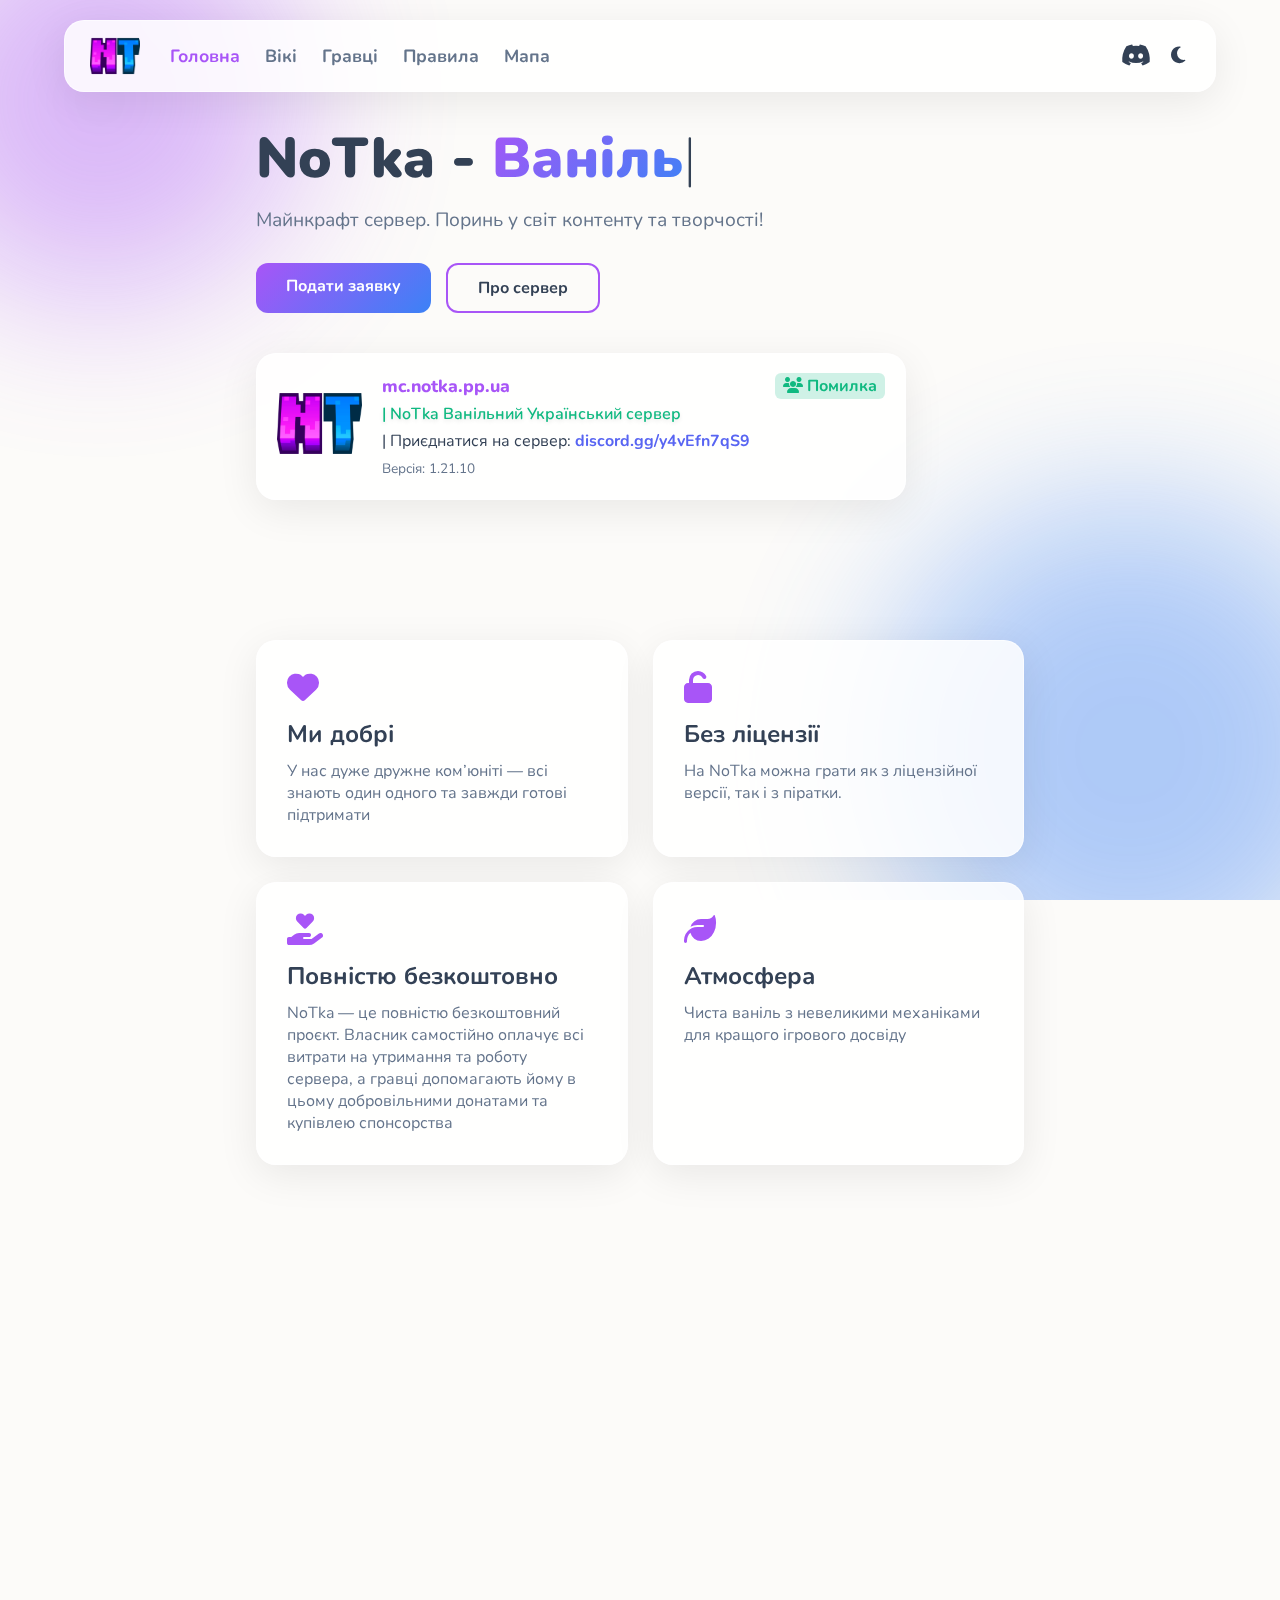
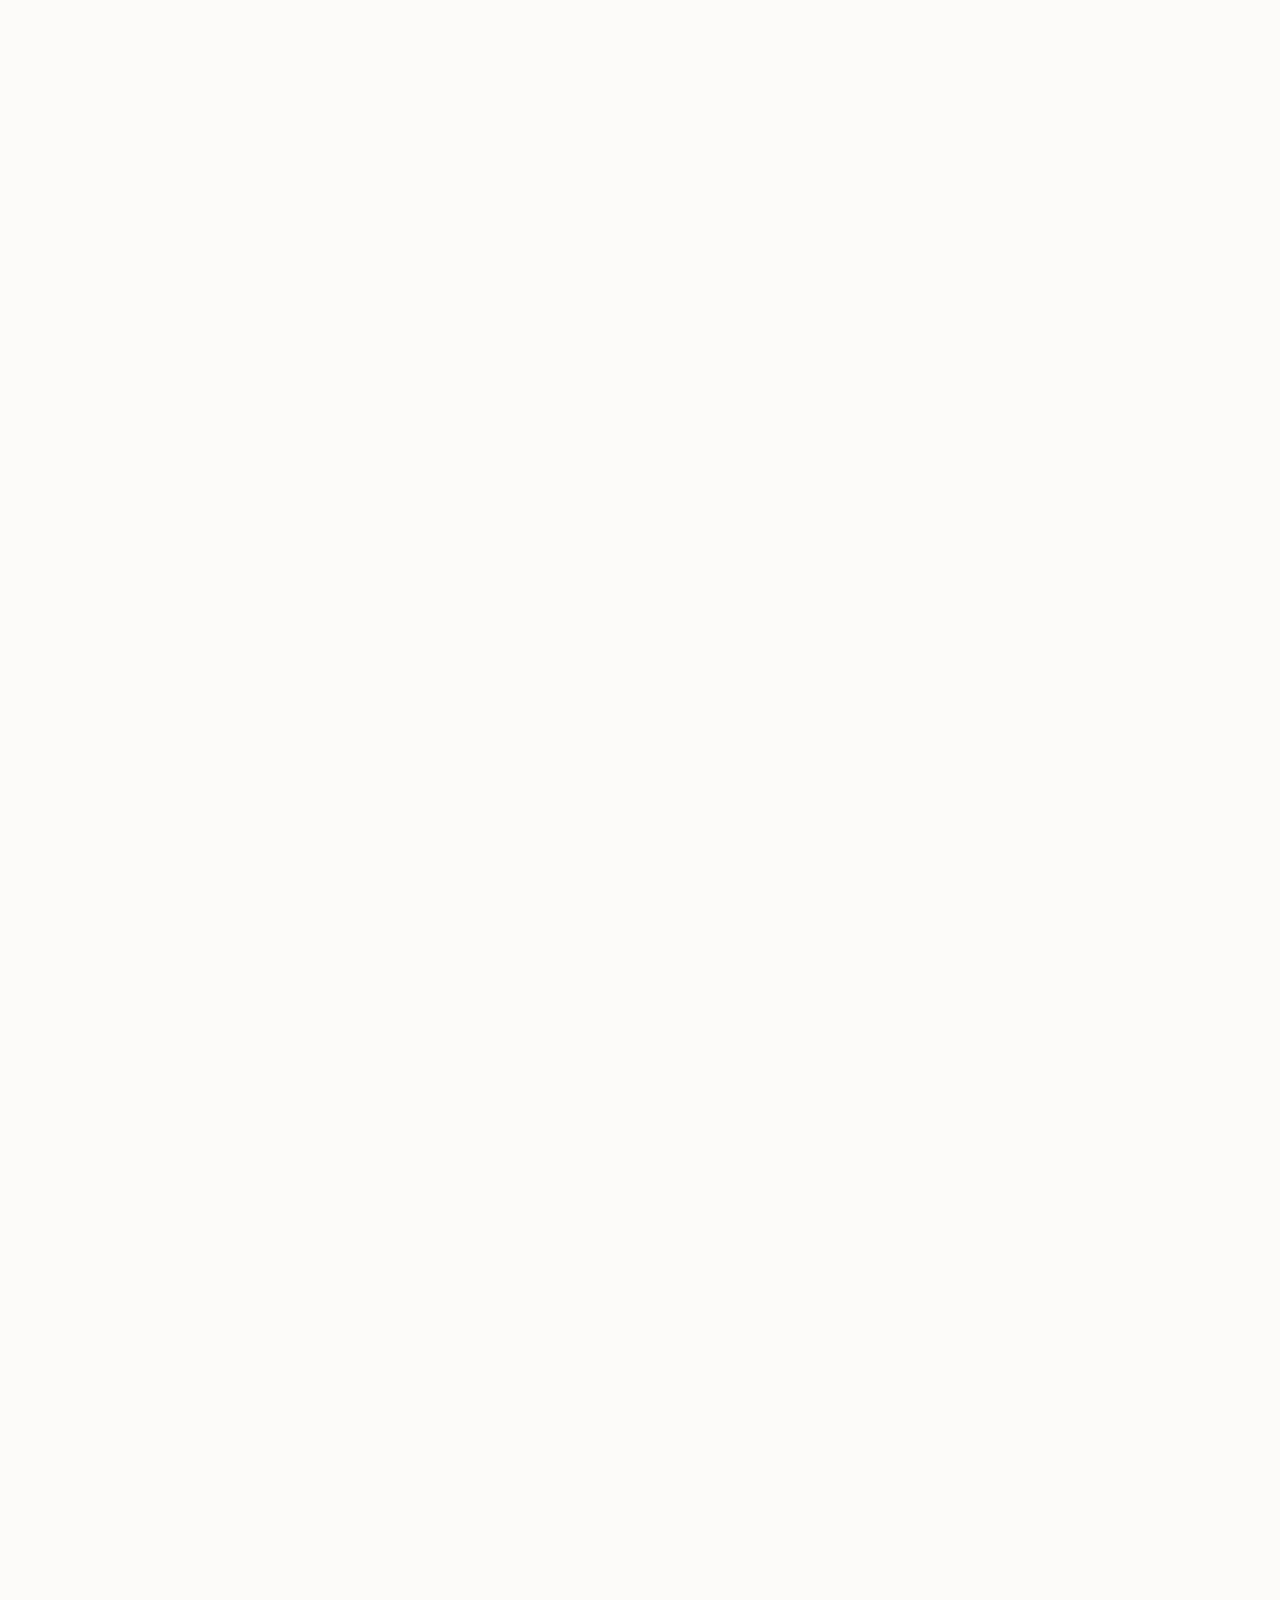
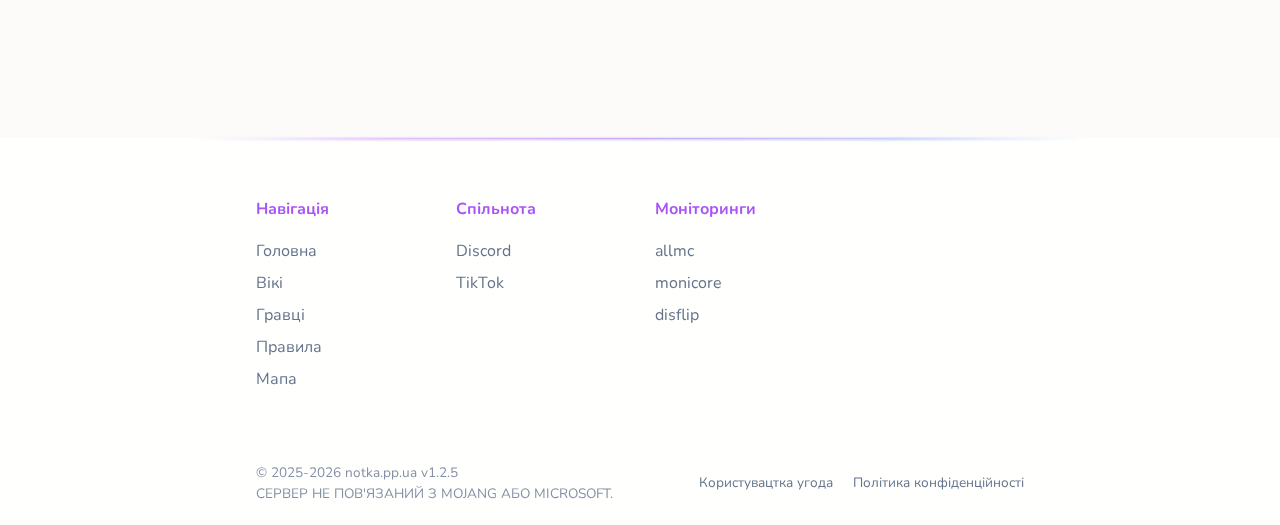
<file: index.html>
<!doctype html>
<html lang="uk">
  <head>
    <meta charset="UTF-8" />
    <meta name="viewport" content="width=device-width, initial-scale=1.0" />
    <title>NoTka │ Головна</title>

    <meta
      name="description"
      content="NoTka — унікальний український Vanilla+ сервер з творчим та дружнім ком'юніті. У нас немає приватів, є власний сайт, мапа та своя історія, а найголовніше — це наші гравці"
    />

    <meta property="og:title" content="NoTka │ Головна" />
    <meta
      property="og:description"
      content="NoTka — унікальний український Vanilla+ сервер з творчим та дружнім ком'юніті. У нас немає приватів, є власний сайт, мапа та своя історія, а найголовніше — це наші гравці"
    />
    <meta property="og:type" content="website" />
    <meta property="og:image" content="/img/og_main_image.jpg" />
    <meta property="og:image:width" content="1200" />
    <meta property="og:image:height" content="630" />
    <meta property="og:image:type" content="image/jpeg" />
    <meta property="og:site_name" content="NoTka" />
    <meta property="og:locale" content="uk_UA" />

    <link
      rel="apple-touch-icon"
      sizes="180x180"
      href="/favicons/apple-touch-icon.png"
    />
    <link
      rel="icon"
      type="image/png"
      sizes="96x96"
      href="/favicons/favicon-96x96.png"
    />
    <link rel="manifest" href="/favicons/site.webmanifest" />
    <link rel="mask-icon" href="/favicons/favicon.svg" color="#5bbad5" />
    <link rel="shortcut icon" href="/favicons/favicon.ico" />
    <meta name="msapplication-TileColor" content="#a855f7" />
    <meta name="theme-color" content="#ffffff" />

    <script>
      if (
        localStorage.getItem("theme") === "dark" ||
        (!localStorage.getItem("theme") &&
          window.matchMedia("(prefers-color-scheme: dark)").matches)
      ) {
        document.documentElement.setAttribute("data-theme", "dark");
      }
    </script>

    <link rel="preconnect" href="https://fonts.googleapis.com" />
    <link rel="preconnect" href="https://fonts.gstatic.com" crossorigin />
    <link
      href="https://fonts.googleapis.com/css2?family=Nunito:wght@400;600;700;800;900&display=swap"
      rel="stylesheet"
    />
    <link
      rel="stylesheet"
      href="https://cdnjs.cloudflare.com/ajax/libs/font-awesome/6.4.0/css/all.min.css"
    />

    <link rel="stylesheet" href="/css/style.css" />
  </head>
  <body>
    <div class="mobile-menu-overlay" id="mobile-menu"></div>
    <div class="background-container">
      <div class="orb orb-1"></div>
      <div class="orb orb-2"></div>
      <div id="floating-icons-container"></div>
    </div>

    <nav class="nav-island" id="navbar"></nav>

    <header class="hero-section">
      <div class="hero-content">
        <h1 class="hero-title">
          NoTka - <span class="typing-text"></span><span class="cursor">|</span>
        </h1>
        <p class="hero-subtitle">
          Майнкрафт сервер. Поринь у світ контенту та творчості!
        </p>

        <div class="hero-buttons">
          <a
            href="https://discord.gg/y4vEfn7qS9"
            class="btn btn-primary"
            target="_blank"
            >Подати заявку</a
          >
          <a href="#about" class="btn btn-outline">Про сервер</a>
        </div>

        <div class="server-status">
          <div class="status-icon">
            <img src="/img/logo.webp" alt="Server Icon" />
          </div>
          <div class="status-info">
            <div class="status-row top-row">
              <span class="server-ip">mc.notka.pp.ua</span>

              <div class="online-wrapper">
                <span class="online-badge" id="online-display">
                  <i class="fa-solid fa-users"></i>
                  <span id="player-count">...</span>
                </span>

                <div class="player-tooltip" id="player-list">
                  <span class="tooltip-loading">Завантаження...</span>
                </div>
              </div>
            </div>
            <div class="status-row">
              <span class="motd">| NoTka Ванільний Український сервер</span>
            </div>
            <div class="status-row">
              <span class="discord-link"
                >| Приєднатися на сервер:
                <a href="https://discord.gg/y4vEfn7qS9" target="_blank"
                  >discord.gg/y4vEfn7qS9</a
                ></span
              >
            </div>
            <div class="status-row">
              <span class="version">Версія: 1.21.10</span>
            </div>
          </div>
        </div>
      </div>

      <div class="hero-image-container">
        <img
          src="/img/hero-image.png"
          alt="Minecraft Character"
          class="parallax-img"
          id="hero-img"
        />
      </div>
    </header>

    <section class="section-grid reveal">
      <div class="cards-container">
        <div class="card info-card">
          <div class="card-content">
            <i class="fa-solid fa-heart icon"></i>
            <h3>Ми добрі</h3>
            <p>
              У нас дуже дружне ком’юніті — всі знають один одного та завжди
              готові підтримати
            </p>
          </div>
        </div>
        <div class="card info-card">
          <div class="card-content">
            <i class="fa-solid fa-unlock icon"></i>
            <h3>Без ліцензії</h3>
            <p>
              На NoTka можна грати як з ліцензійної версії, так і з піратки.
            </p>
          </div>
        </div>
        <div class="card info-card">
          <div class="card-content">
            <i class="fa-solid fa-hand-holding-heart icon"></i>
            <h3>Повністю безкоштовно</h3>
            <p>
              NoTka — це повністю безкоштовний проєкт. Власник самостійно
              оплачує всі витрати на утримання та роботу сервера, а гравці
              допомагають йому в цьому добровільними донатами та купівлею
              спонсорства
            </p>
          </div>
        </div>
        <div class="card info-card">
          <div class="card-content">
            <i class="fa-solid fa-leaf icon"></i>
            <h3>Атмосфера</h3>
            <p>
              Чиста ваніль з невеликими механіками для кращого ігрового досвіду
            </p>
          </div>
        </div>
      </div>
    </section>

    <section class="gallery-section reveal">
      <div class="gallery-container">
        <div class="main-image-wrapper">
          <button class="gallery-btn prev">
            <i class="fa-solid fa-chevron-left"></i>
          </button>
          <img
            src="/img/main-2.webp"
            alt="Main Gallery Image"
            id="gallery-main"
          />
          <button class="gallery-btn next">
            <i class="fa-solid fa-chevron-right"></i>
          </button>
        </div>
        <div class="thumbnails-row">
          <img
            src="/img/main-2.webp"
            class="thumb active"
            data-src="/img/main-2.webp"
          />
          <img src="/img/main-1.webp" class="thumb" data-src="/img/main-1.webp" />
          <img src="/img/main-3.webp" class="thumb" data-src="/img/main-3.webp" />
          <img src="/img/main-4.webp" class="thumb" data-src="/img/main-4.webp" />
        </div>
      </div>
    </section>

    <section class="section-grid reveal" id="about">
      <h2 class="section-title">Особливості</h2>
      <div class="cards-container">
        <a
          href="https://wiki.notka.pp.ua/mechanics/wordle"
          class="card feature-card"
          target="_blank"
          ><div class="card-content">
            <h1>NTWordle</h1>
            <p>
              Унікальна гра Wordle прямо в чаті Майнкрафта! Грай наодинці або
              загадуй слова іншим гравцям.
            </p>
            <span class="read-more"
              >Детальніше <i class="fa-solid fa-arrow-right"></i
            ></span></div
        ></a>
        <a
          href="https://wiki.notka.pp.ua/mechanics/stick"
          class="card feature-card"
          target="_blank"
          ><div class="card-content">
            <h1>Дебаг Стік</h1>
            <p>
              Дозволяє переглядати властивості блоків та змінювати їх так само,
              як це робить ванільна відлагоджувальна палиця.
            </p>
            <span class="read-more"
              >Детальніше <i class="fa-solid fa-arrow-right"></i
            ></span></div
        ></a>
        <a
          href="https://wiki.notka.pp.ua/mechanics/nicknames"
          class="card feature-card"
          target="_blank"
          ><div class="card-content">
            <h1>Приховані нікнейми</h1>
            <p>
              Для повного занурення в ігровий процес ми вимкнули відображення
              ніків над головами гравців
            </p>
            <span class="read-more"
              >Детальніше <i class="fa-solid fa-arrow-right"></i
            ></span></div
        ></a>
        <a
          href="https://wiki.notka.pp.ua/mechanics/stands"
          class="card feature-card"
          target="_blank"
          ><div class="card-content">
            <h1>Стійки для обладунків</h1>
            <p>
              Створюй унікальні декорації завдяки плагіну, що дозволяє
              налаштовувати будь-які пози для стійок.
            </p>
            <span class="read-more"
              >Детальніше <i class="fa-solid fa-arrow-right"></i
            ></span></div
        ></a>
      </div>
    </section>

    <section class="faq-section reveal">
      <h2 class="section-title">FAQ</h2>
      <div class="faq-container">
        <div class="faq-item">
          <div class="faq-question">
            <span>Скільки коштує прохідка?</span
            ><i class="fa-solid fa-chevron-down"></i>
          </div>
          <div class="faq-answer">0 гривень. Прохідка безкоштовна.</div>
        </div>
        <div class="faq-item">
          <div class="faq-question">
            <span>На який час дається прохідка?</span
            ><i class="fa-solid fa-chevron-down"></i>
          </div>
          <div class="faq-answer">Назавжди.</div>
        </div>
        <div class="faq-item">
          <div class="faq-question">
            <span>Чи можна грати з піратки?</span
            ><i class="fa-solid fa-chevron-down"></i>
          </div>
          <div class="faq-answer">Так.</div>
        </div>
        <div class="faq-item">
          <div class="faq-question">
            <span>Яка версія?</span><i class="fa-solid fa-chevron-down"></i>
          </div>
          <div class="faq-answer">1.21.10</div>
        </div>
        <div class="faq-item">
          <div class="faq-question">
            <span>На сервері є /sethome, привати тощо?</span
            ><i class="fa-solid fa-chevron-down"></i>
          </div>
          <div class="faq-answer">
            Ні, на сервері немає приватів. Але якщо у вас вкрадуть речі,
            порушника буде забанено, а речі вам повернуть.
          </div>
        </div>
        <div class="faq-item">
          <div class="faq-question">
            <span>Як почати грати?</span
            ><i class="fa-solid fa-chevron-down"></i>
          </div>
          <div class="faq-answer">
            Подати заявку в нашому
            <a href="https://discord.gg/y4vEfn7qS9" target="_blank">Discord</a>
          </div>
        </div>
        <div class="faq-item">
          <div class="faq-question">
            <span>Як отримати допомогу адміністрації?</span
            ><i class="fa-solid fa-chevron-down"></i>
          </div>
          <div class="faq-answer">
            У
            <a href="https://discord.gg/y4vEfn7qS9" target="_blank">Discord</a>
            є канал для всіх технічних проблем — #Допомога. Пишемо туди з описом
            проблеми і просто чекаємо.
          </div>
        </div>
        <div class="faq-item">
          <div class="faq-question">
            <span>Я можу зайти і грати з телефону?</span
            ><i class="fa-solid fa-chevron-down"></i>
          </div>
          <div class="faq-answer">Ні.</div>
        </div>
      </div>
    </section>

    <footer></footer>

    <script src="/js/nav.js"></script>
    <script src="/js/script.js"></script>
  </body>
</html>
</file>
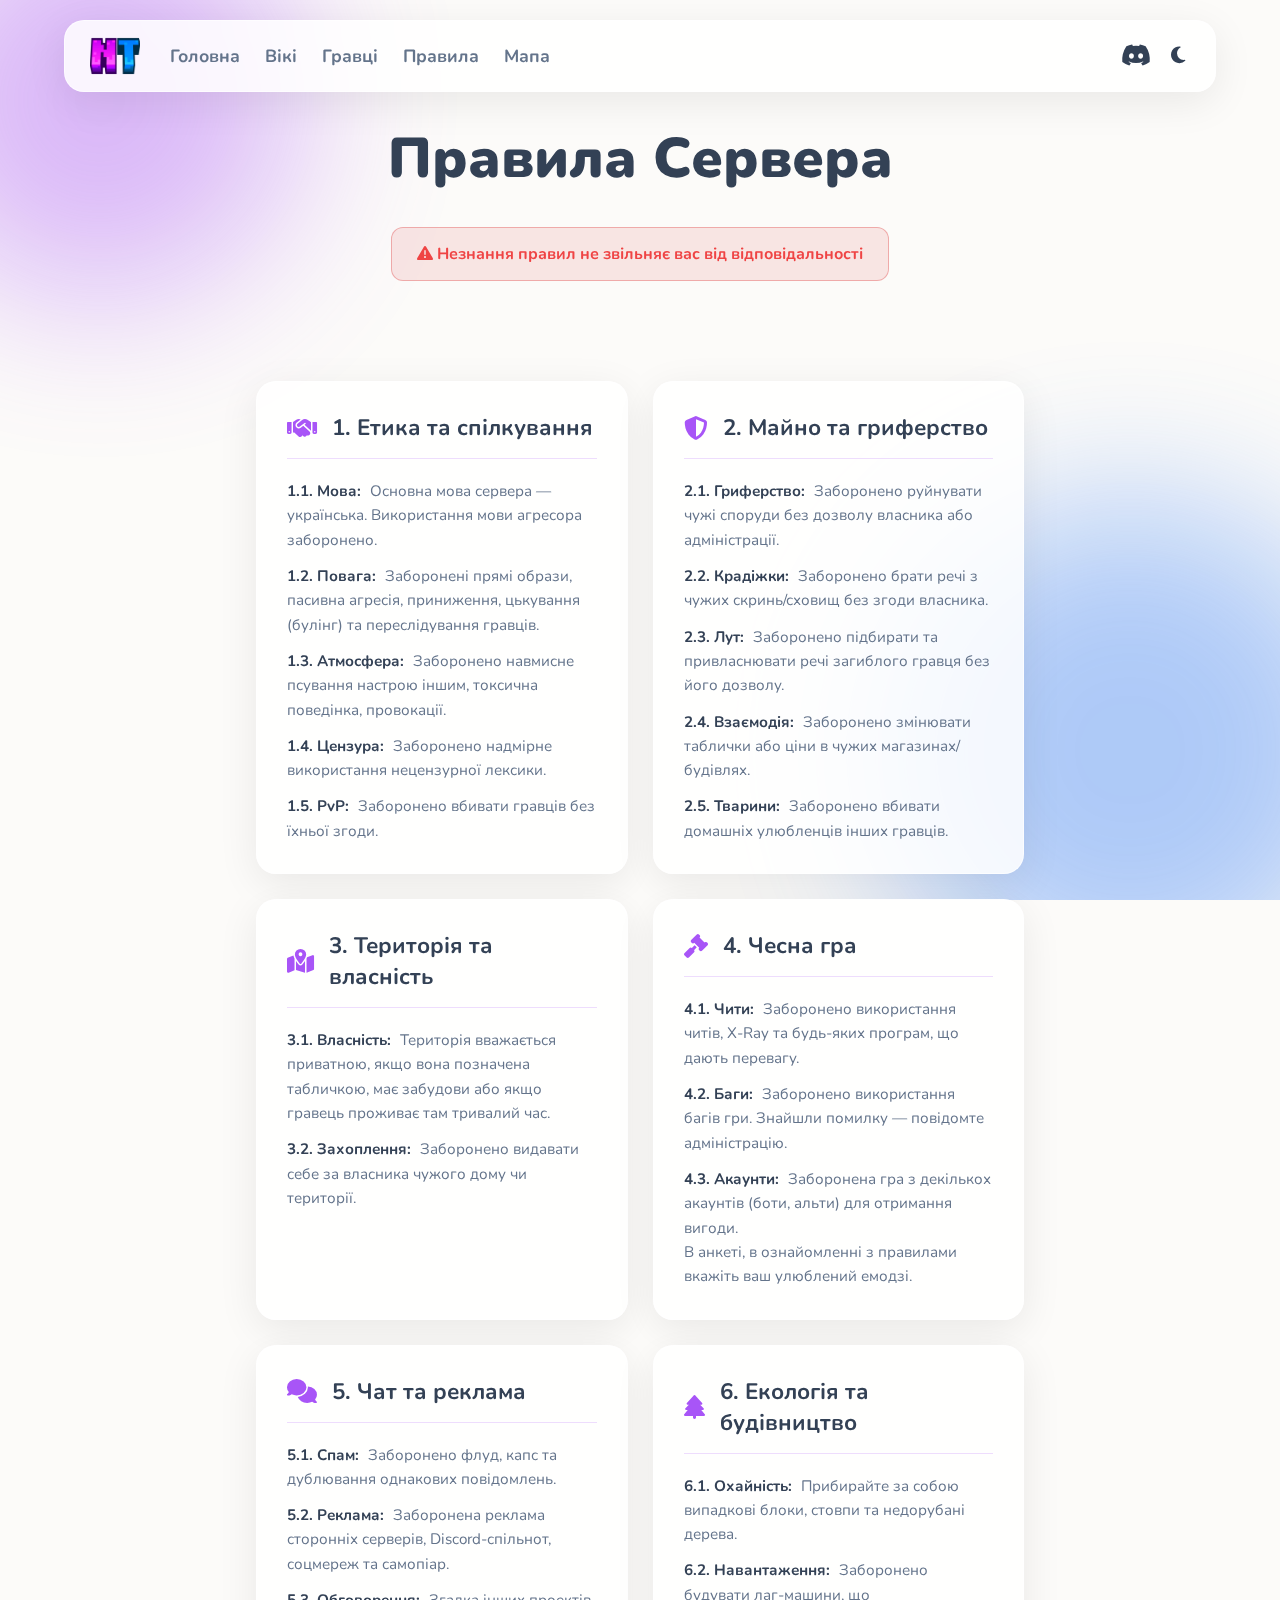
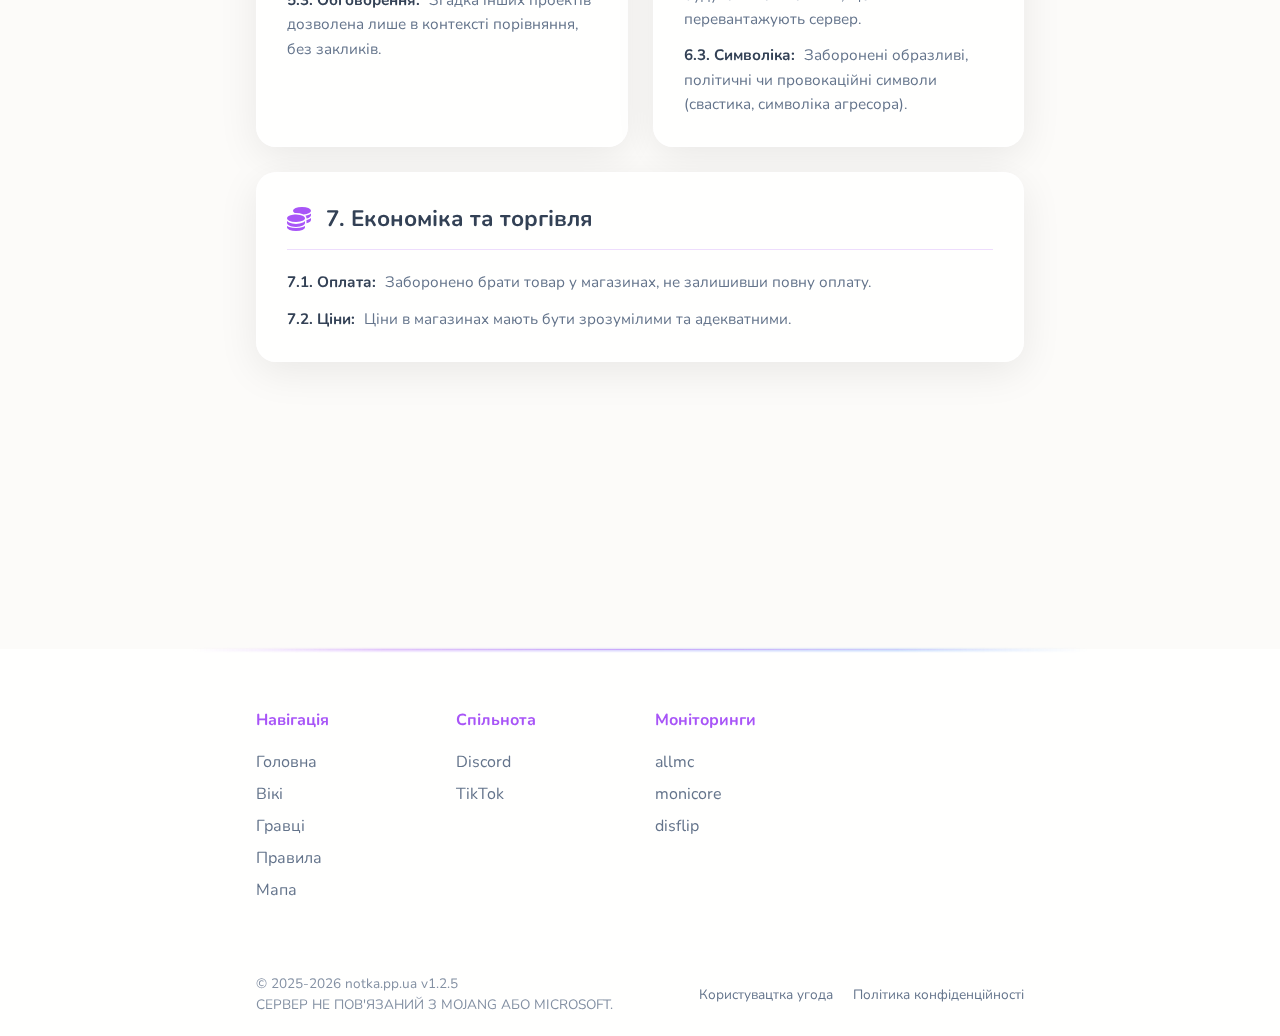
<file: rules/index.html>
<!doctype html>
<html lang="uk">
  <head>
    <meta charset="UTF-8" />
    <meta name="viewport" content="width=device-width, initial-scale=1.0" />
    <title>NoTka │ Правила</title>
    <meta
      name="description"
      content="NoTka — унікальний український Vanilla+ сервер з творчим та дружнім ком'юніті. У нас немає приватів, є власний сайт, мапа та своя історія, а найголовніше — це наші гравці"
    />

    <meta property="og:title" content="NoTka │ Правила" />
    <meta
      property="og:description"
      content="NoTka — унікальний український Vanilla+ сервер з творчим та дружнім ком'юніті. У нас немає приватів, є власний сайт, мапа та своя історія, а найголовніше — це наші гравці"
    />
    <meta property="og:type" content="website" />
    <meta property="og:image" content="/img/og_main_image.jpg" />
    <meta property="og:image:width" content="1200" />
    <meta property="og:image:height" content="630" />
    <meta property="og:image:type" content="image/jpeg" />
    <meta property="og:site_name" content="NoTka" />
    <meta property="og:locale" content="uk_UA" />

    <link
      rel="apple-touch-icon"
      sizes="180x180"
      href="/favicons/apple-touch-icon.png"
    />
    <link
      rel="icon"
      type="image/png"
      sizes="96x96"
      href="/favicons/favicon-96x96.png"
    />
    <link rel="manifest" href=/favicons/site.webmanifest" />
    <link rel="mask-icon" href="/favicons/favicon.svg" color="#5bbad5" />
    <link rel="shortcut icon" href="/favicons/favicon.ico" />
    <meta name="msapplication-TileColor" content="#a855f7" />
    <meta name="theme-color" content="#ffffff" />
    <script>
      if (
        localStorage.getItem("theme") === "dark" ||
        (!localStorage.getItem("theme") &&
          window.matchMedia("(prefers-color-scheme: dark)").matches)
      ) {
        document.documentElement.setAttribute("data-theme", "dark");
      }
    </script>

    <link rel="preconnect" href="https://fonts.googleapis.com" />
    <link rel="preconnect" href="https://fonts.gstatic.com" crossorigin />
    <link
      href="https://fonts.googleapis.com/css2?family=Nunito:wght@400;600;700;800;900&display=swap"
      rel="stylesheet"
    />
    <link
      rel="stylesheet"
      href="https://cdnjs.cloudflare.com/ajax/libs/font-awesome/6.4.0/css/all.min.css"
    />

    <link rel="stylesheet" href="/css/style.css" />

    <style>
      .page-header {
        padding: 120px 20% 40px;
        text-align: center;
      }

      .warning-box {
        background: rgba(220, 38, 38, 0.1);
        border: 1px solid rgba(220, 38, 38, 0.3);
        color: #ef4444;
        padding: 15px 25px;
        border-radius: 12px;
        display: inline-block;
        margin-top: 20px;
        font-weight: 700;
        backdrop-filter: blur(5px);
      }
      .rules-grid {
        display: grid;
        grid-template-columns: 1fr;
        gap: 25px;
        max-width: 1000px;
        margin: 0 auto;
      }

      .rule-card ul {
        display: flex;
        flex-direction: column;
        gap: 12px;
        margin-top: 15px;
      }

      .rule-card li {
        line-height: 1.6;
        font-size: 0.95rem;
        color: var(--text-muted);
      }

      .rule-card strong {
        color: var(--text-color);
        margin-right: 5px;
      }

      .rule-header {
        display: flex;
        align-items: center;
        gap: 15px;
        margin-bottom: 20px;
        padding-bottom: 15px;
        border-bottom: 1px solid rgba(168, 85, 247, 0.2);
      }

      .rule-header i {
        font-size: 1.5rem;
        color: var(--primary);
      }

      .rule-header h2 {
        font-size: 1.4rem;
        margin: 0;
      }

      .important-note {
        margin-top: 40px;
        text-align: center;
        color: var(--text-muted);
        font-size: 0.9rem;
        line-height: 1.6;
        max-width: 800px;
        margin-left: auto;
        margin-right: auto;
        background: var(--card-bg);
        padding: 20px;
        border-radius: 12px;
        border: var(--glass-border);
      }

      @media (min-width: 768px) {
        .rules-grid {
          grid-template-columns: repeat(2, 1fr);
        }

        .full-width {
          grid-column: 1 / -1;
        }
      }
    </style>
  </head>
  <body>
    <div class="mobile-menu-overlay" id="mobile-menu"></div>

    <div class="background-container">
      <div class="orb orb-1"></div>
      <div class="orb orb-2"></div>
      <div id="floating-icons-container"></div>
    </div>

    <nav class="nav-island" id="navbar"></nav>

    <header class="page-header reveal">
      <h1 class="hero-title">Правила Сервера</h1>
      <div class="warning-box">
        <i class="fa-solid fa-triangle-exclamation"></i>
        Незнання правил не звільняє вас від відповідальності
      </div>
    </header>

    <section class="section-grid reveal">
      <div class="rules-grid">
        <div class="card rule-card">
          <div class="rule-header">
            <i class="fa-solid fa-handshake"></i>
            <h2>1. Етика та спілкування</h2>
          </div>
          <ul>
            <li>
              <strong>1.1. Мова:</strong> Основна мова сервера — українська.
              Використання мови агресора заборонено.
            </li>
            <li>
              <strong>1.2. Повага:</strong> Заборонені прямі образи, пасивна
              агресія, приниження, цькування (булінг) та переслідування гравців.
            </li>
            <li>
              <strong>1.3. Атмосфера:</strong> Заборонено навмисне псування
              настрою іншим, токсична поведінка, провокації.
            </li>
            <li>
              <strong>1.4. Цензура:</strong> Заборонено надмірне використання
              нецензурної лексики.
            </li>
            <li>
              <strong>1.5. PvP:</strong> Заборонено вбивати гравців без їхньої
              згоди.
            </li>
          </ul>
        </div>

        <div class="card rule-card">
          <div class="rule-header">
            <i class="fa-solid fa-shield-halved"></i>
            <h2>2. Майно та гриферство</h2>
          </div>
          <ul>
            <li>
              <strong>2.1. Гриферство:</strong> Заборонено руйнувати чужі
              споруди без дозволу власника або адміністрації.
            </li>
            <li>
              <strong>2.2. Крадіжки:</strong> Заборонено брати речі з чужих
              скринь/сховищ без згоди власника.
            </li>
            <li>
              <strong>2.3. Лут:</strong> Заборонено підбирати та привласнювати
              речі загиблого гравця без його дозволу.
            </li>
            <li>
              <strong>2.4. Взаємодія:</strong> Заборонено змінювати таблички або
              ціни в чужих магазинах/будівлях.
            </li>
            <li>
              <strong>2.5. Тварини:</strong> Заборонено вбивати домашніх
              улюбленців інших гравців.
            </li>
          </ul>
        </div>

        <div class="card rule-card">
          <div class="rule-header">
            <i class="fa-solid fa-map-location-dot"></i>
            <h2>3. Територія та власність</h2>
          </div>
          <ul>
            <li>
              <strong>3.1. Власність:</strong> Територія вважається приватною,
              якщо вона позначена табличкою, має забудови або якщо гравець
              проживає там тривалий час.
            </li>
            <li>
              <strong>3.2. Захоплення:</strong> Заборонено видавати себе за
              власника чужого дому чи території.
            </li>
          </ul>
        </div>

        <div class="card rule-card">
          <div class="rule-header">
            <i class="fa-solid fa-gavel"></i>
            <h2>4. Чесна гра</h2>
          </div>
          <ul>
            <li>
              <strong>4.1. Чити:</strong> Заборонено використання читів, X-Ray
              та будь-яких програм, що дають перевагу.
            </li>
            <li>
              <strong>4.2. Баги:</strong> Заборонено використання багів гри.
              Знайшли помилку — повідомте адміністрацію.
            </li>
            <li>
              <strong>4.3. Акаунти:</strong> Заборонена гра з декількох акаунтів
              (боти, альти) для отримання вигоди.<br />В анкеті, в ознайомленні
              з правилами вкажіть ваш улюблений емодзі.
            </li>
          </ul>
        </div>

        <div class="card rule-card">
          <div class="rule-header">
            <i class="fa-solid fa-comments"></i>
            <h2>5. Чат та реклама</h2>
          </div>
          <ul>
            <li>
              <strong>5.1. Спам:</strong> Заборонено флуд, капс та дублювання
              однакових повідомлень.
            </li>
            <li>
              <strong>5.2. Реклама:</strong> Заборонена реклама сторонніх
              серверів, Discord-спільнот, соцмереж та самопіар.
            </li>
            <li>
              <strong>5.3. Обговорення:</strong> Згадка інших проектів дозволена
              лише в контексті порівняння, без закликів.
            </li>
          </ul>
        </div>

        <div class="card rule-card">
          <div class="rule-header">
            <i class="fa-solid fa-tree"></i>
            <h2>6. Екологія та будівництво</h2>
          </div>
          <ul>
            <li>
              <strong>6.1. Охайність:</strong> Прибирайте за собою випадкові
              блоки, стовпи та недорубані дерева.
            </li>
            <li>
              <strong>6.2. Навантаження:</strong> Заборонено будувати
              лаг-машини, що перевантажують сервер.
            </li>
            <li>
              <strong>6.3. Символіка:</strong> Заборонені образливі, політичні
              чи провокаційні символи (свастика, символіка агресора).
            </li>
          </ul>
        </div>

        <div class="card rule-card full-width">
          <div class="rule-header">
            <i class="fa-solid fa-coins"></i>
            <h2>7. Економіка та торгівля</h2>
          </div>
          <ul>
            <li>
              <strong>7.1. Оплата:</strong> Заборонено брати товар у магазинах,
              не залишивши повну оплату.
            </li>
            <li>
              <strong>7.2. Ціни:</strong> Ціни в магазинах мають бути
              зрозумілими та адекватними.
            </li>
          </ul>
        </div>
      </div>

      <div class="important-note reveal">
        <p>
          <i class="fa-solid fa-circle-info"></i> Оскільки іноді неможливо точно
          визначити порушення, в спірних ситуаціях остаточне рішення залишається
          за адміністрацією.<br /><br />
          Будь-які фінансові внески вважаються добровільною пожертвою на
          розвиток проєкту і поверненню не підлягають.
        </p>
      </div>
    </section>

    <footer></footer>

    <script src="/js/nav.js"></script>
    <script src="/js/script.js"></script>
  </body>
</html>
</file>
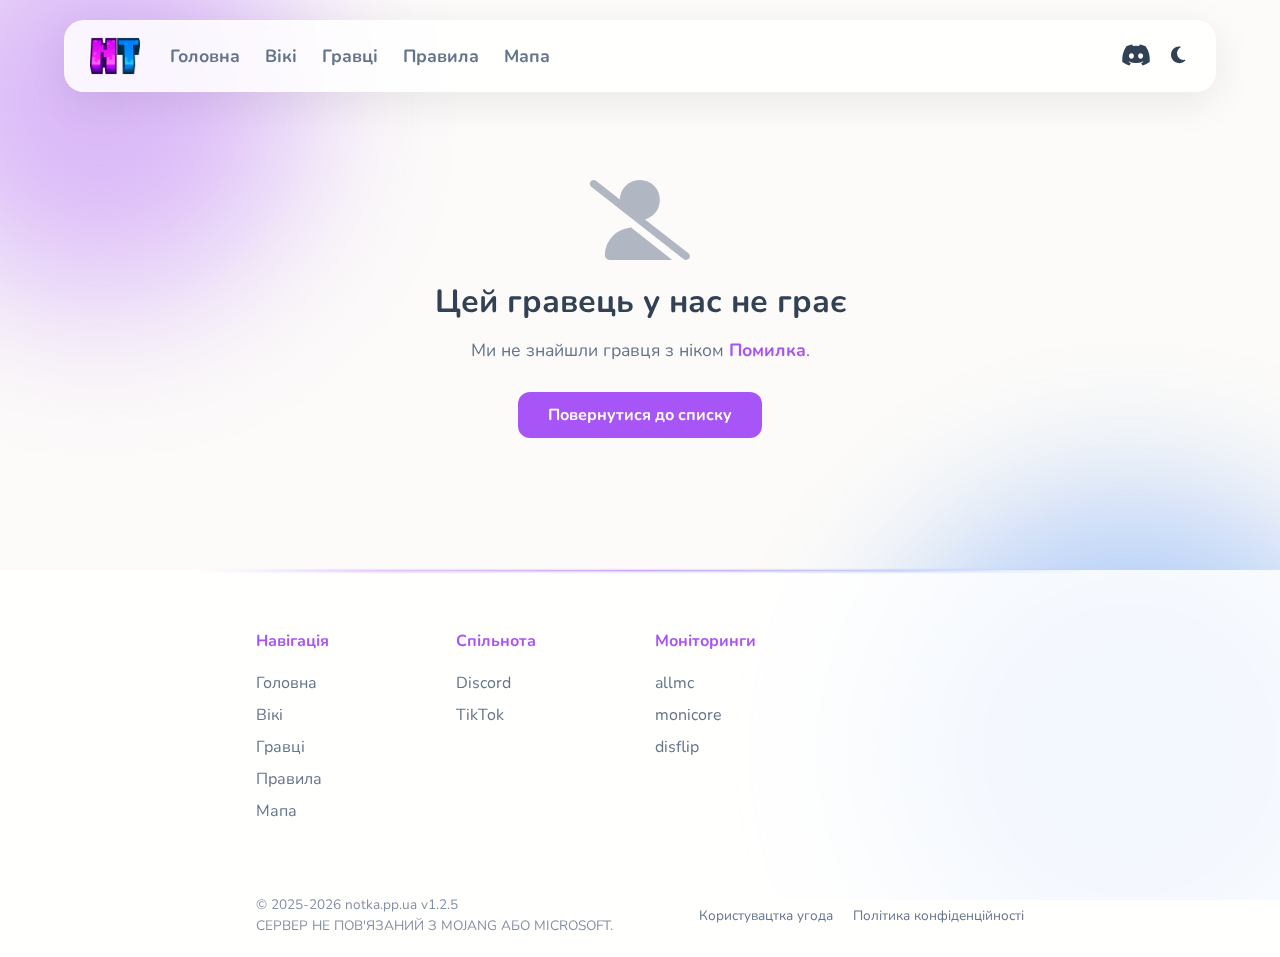
<file: players/profile/index.html>
<!doctype html>
<html lang="uk">
  <head>
    <meta charset="UTF-8" />
    <meta name="viewport" content="width=device-width, initial-scale=1.0" />
    <title>NoTka | Профіль</title>
    <meta
      name="description"
      content="NoTka — унікальний український Vanilla+ сервер з творчим та дружнім ком'юніті. У нас немає приватів, є власний сайт, мапа та своя історія, а найголовніше — це наші гравці"
    />

    <meta property="og:title" content="NoTka | Профіль" />
    <meta
      property="og:description"
      content="NoTka — унікальний український Vanilla+ сервер з творчим та дружнім ком'юніті. У нас немає приватів, є власний сайт, мапа та своя історія, а найголовніше — це наші гравці"
    />
    <meta property="og:type" content="website" />
    <meta property="og:image" content="/img/og_main_image.jpg" />
    <meta property="og:image:width" content="1200" />
    <meta property="og:image:height" content="630" />
    <meta property="og:image:type" content="image/jpeg" />
    <meta property="og:site_name" content="NoTka" />
    <meta property="og:locale" content="uk_UA" />

    <link
      rel="apple-touch-icon"
      sizes="180x180"
      href="/favicons/apple-touch-icon.png"
    />
    <link
      rel="icon"
      type="image/png"
      sizes="96x96"
      href="/favicons/favicon-96x96.png"
    />
    <link rel="manifest" href="/favicons/site.webmanifest" />
    <link rel="mask-icon" href="/favicons/favicon.svg" color="#5bbad5" />
    <link rel="shortcut icon" href="/favicons/favicon.ico" />
    <meta name="msapplication-TileColor" content="#a855f7" />
    <meta name="theme-color" content="#ffffff" />
    <script>
      if (
        localStorage.getItem("theme") === "dark" ||
        (!localStorage.getItem("theme") &&
          window.matchMedia("(prefers-color-scheme: dark)").matches)
      ) {
        document.documentElement.setAttribute("data-theme", "dark");
      }
    </script>
    <link
      href="https://fonts.googleapis.com/css2?family=Nunito:wght@400;600;700;800;900&display=swap"
      rel="stylesheet"
    />
    <link
      rel="stylesheet"
      href="https://cdnjs.cloudflare.com/ajax/libs/font-awesome/6.4.0/css/all.min.css"
    />
    <link rel="stylesheet" href="/css/style.css" />
    <link rel="stylesheet" href="/css/profile.css" />
    <script src="https://bs-community.github.io/skinview3d/js/skinview3d.bundle.js"></script>
  </head>
  <body>
    <div class="mobile-menu-overlay" id="mobile-menu"></div>

    <div class="background-container">
      <div class="orb orb-1"></div>
      <div class="orb orb-2"></div>
    </div>

    <nav class="nav-island" id="navbar"></nav>

    <main class="profile-page-wrapper">
      <div id="content-loader">
        <div class="loader-content">
          <i class="fa-solid fa-circle-notch fa-spin"></i>
          <h2>Завантаження...</h2>
        </div>
      </div>

      <div id="error-message" class="error-container" style="display: none">
        <i class="fa-solid fa-user-slash"></i>
        <h1>Цей гравець у нас не грає</h1>
        <p>
          Ми не знайшли гравця з ніком
          <span id="error-nick" class="highlight-nick">...</span>.
        </p>
        <a href="/players" class="btn-back">Повернутися до списку</a>
      </div>

      <div id="profile-content" style="display: none">
        <div class="breadcrumbs reveal">
          <a href="/players" class="bread-link">Гравці</a>
          <span class="separator"
            ><i class="fa-solid fa-chevron-right"></i
          ></span>
          <span id="bread-nick" class="current-nick">...</span>
        </div>

        <div class="profile-container reveal">
          <div class="left-column">
            <div class="skin-card">
              <div class="skin-wrapper">
                <canvas id="skin_container"></canvas>

                <a
                  id="dl-btn"
                  href="#"
                  class="dl-skin-btn"
                  title="Завантажити"
                  target="_blank"
                >
                  <i class="fa-solid fa-download"></i>
                </a>
              </div>
              <div class="skin-controls">
                <div class="control-btn active" id="btn-walk">
                  <i class="fa-solid fa-walking"></i> Ходьба
                </div>
                <div class="control-btn" id="btn-rotate">
                  <i class="fa-solid fa-sync"></i> Обертання
                </div>
              </div>
            </div>

            <div id="sponsor-big-box" class="sponsor-big-card"></div>
          </div>

          <div class="right-column">
            <div class="profile-header">
              <div class="nick-row">
                <h1 class="player-nick" id="player-nick">...</h1>
                <div
                  id="sponsor-star"
                  class="sponsor-star"
                  style="display: none"
                >
                  <i class="fa-solid fa-star"></i>
                </div>
                <div
                  id="online-dot"
                  class="online-dot"
                  style="display: none"
                ></div>
              </div>
              <div class="roles-row" id="roles-container"></div>
            </div>

            <h2 class="section-title">Статистика</h2>
            <div class="primary-stats-grid">
              <div class="primary-stat-card">
                <div class="p-icon-large">
                  <i class="fa-regular fa-calendar"></i>
                </div>
                <div class="p-info">
                  <div class="p-stat-label">Дата реєстрації</div>
                  <div class="p-stat-val" id="val-join-date">-</div>
                  <div class="p-stat-sub"></div>
                </div>
              </div>

              <div class="primary-stat-card">
                <div class="p-icon-large">
                  <i class="fa-regular fa-clock"></i>
                </div>
                <div class="p-info">
                  <div class="p-stat-label">Награно</div>
                  <div class="p-stat-val" id="val-play-time">-</div>
                  <div class="p-stat-sub" id="sub-play-days">-</div>
                </div>
              </div>

              <div class="primary-stat-card" id="status-card">
                <div class="p-icon-large" id="status-icon-bg">
                  <i class="fa-solid fa-power-off" id="status-icon"></i>
                </div>
                <div class="p-info">
                  <div class="p-stat-label" id="status-label">
                    Вхід
                  </div>
                  <div class="p-stat-val" id="val-status">-</div>
                  <div class="p-stat-sub" id="sub-status">-</div>
                </div>
              </div>
            </div>

            <div class="stats-divider"></div>

            <div class="secondary-stats-grid">
              <div class="stat-card">
                <div class="stat-label">
                  <i class="fa-solid fa-door-open"></i> Сесій
                </div>
                <div class="stat-val" id="val-sessions">0</div>
              </div>

              <div class="stat-card">
                <div class="stat-label">
                  <i class="fa-solid fa-skull-crossbones"></i> Вбито гравцями
                </div>
                <div class="stat-val" id="val-killed-by">0</div>
              </div>

              <div class="stat-card">
                <div class="stat-label">
                  <i class="fa-solid fa-khanda"></i> Всього смертей
                </div>
                <div class="stat-val" id="val-deaths">0</div>
              </div>
              <div class="stat-card">
                <div class="stat-label">
                  <i class="fa-solid fa-spider"></i> Вбито мобів
                </div>
                <div class="stat-val" id="val-mob-kills">0</div>
              </div>
              <div class="stat-card">
                <div class="stat-label">
                  <i class="fa-solid fa-paper-plane"></i> На елітрах
                </div>
                <div class="stat-val" id="val-aviate">0 км</div>
              </div>
              <div class="stat-card">
                <div class="stat-label">
                  <i class="fa-solid fa-person-running"></i> Бігом
                </div>
                <div class="stat-val" id="val-sprint">0 км</div>
              </div>
              <div class="stat-card">
                <div class="stat-label">
                  <i class="fa-solid fa-shoe-prints"></i> Пішки
                </div>
                <div class="stat-val" id="val-walk">0 км</div>
              </div>
              <div class="stat-card">
                <div class="stat-label">
                  <i class="fa-solid fa-water"></i> Вплав
                </div>
                <div class="stat-val" id="val-swim">0 км</div>
              </div>
            </div>
          </div>
        </div>
      </div>
    </main>

    <footer></footer>

    <script src="/js/nav.js"></script>
    <script src="/js/script.js"></script>
    <script src="/js/profile.js"></script>
  </body>
</html>
</file>
<file: css/style.css>
:root {
  --bg-color: #fcfbf9;
  --text-color: #334155;
  --text-muted: #64748b;
  --primary: #a855f7;
  --secondary: #3b82f6;
  --accent-gradient: linear-gradient(135deg, #a855f7 0%, #3b82f6 100%);
  --card-bg: rgba(255, 255, 255, 0.85);
  --glass-border: 1px solid rgba(255, 255, 255, 0.6);
  --shadow: 0 10px 40px rgba(0, 0, 0, 0.08);
  --spotlight-color: rgba(168, 85, 247, 0.15);
  --discord-color: #334155;
  --btn-up-bg: #e2e8f0;
  --btn-up-color: #334155;
}

[data-theme="dark"] {
  --bg-color: #0f172a;
  --text-color: #f1f5f9;
  --text-muted: #94a3b8;
  --card-bg: rgba(30, 41, 59, 0.6);
  --glass-border: 1px solid rgba(255, 255, 255, 0.05);
  --shadow: 0 10px 30px rgba(0, 0, 0, 0.5);
  --spotlight-color: rgba(168, 85, 247, 0.25);
  --discord-color: #ffffff;
  --btn-up-bg: #1e293b;
  --btn-up-color: #f1f5f9;
}

html {
  scroll-behavior: smooth;
}
* {
  margin: 0;
  padding: 0;
  box-sizing: border-box;
  font-family: "Nunito", sans-serif;
}

body {
  background-color: var(--bg-color);
  color: var(--text-color);
  transition:
    background-color 0.3s ease,
    color 0.3s ease;
  overflow-x: hidden;
  position: relative;
  min-height: 100vh;

  .parallax-img {
    image-rendering: pixelated;
    image-rendering: -moz-crisp-edges;
    image-rendering: crisp-edges;
  }
}

::-webkit-scrollbar {
  width: 10px;
}
::-webkit-scrollbar-track {
  background: transparent;
}
::-webkit-scrollbar-thumb {
  background: var(--accent-gradient);
  border-radius: 5px;
  border: 3px solid var(--bg-color);
}

a {
  text-decoration: none;
  color: inherit;
}
ul {
  list-style: none;
}

.reveal {
  opacity: 0;
  transform: translateY(50px);
  transition: all 0.8s ease-out;
}
.reveal.active {
  opacity: 1;
  transform: translateY(0);
}

 .background-container {
  position: fixed;
  top: 0;
  left: 0;
  width: 100%;
  height: 100%;
  z-index: -1;
  overflow: hidden;
  pointer-events: none;
}
.orb {
  position: absolute;
  border-radius: 50%;
  filter: blur(80px);
  opacity: 0.4;
}
.orb-1 {
  width: 400px;
  height: 400px;
  background: #a855f7;
  top: -100px;
  left: -100px;
}
.orb-2 {
  width: 500px;
  height: 500px;
  background: #3b82f6;
  bottom: -100px;
  right: -100px;
}

.icon-container {
  position: absolute;
  display: flex;
  align-items: center;
  justify-content: center;
  color: var(--text-muted);
  animation: floatUp linear infinite;
  bottom: -100px;
}
@keyframes floatUp {
  0% {
    transform: translateY(0) rotate(0deg);
  }
  100% {
    transform: translateY(calc(-100vh - 200px)) rotate(360deg);
  }
}

.nav-island {
  position: fixed;
  top: 20px;
  left: 50%;
  transform: translateX(-50%);
  width: 90%;
  max-width: 1200px;
  padding: 10px 25px;
  background: var(--card-bg);
  backdrop-filter: blur(16px);
  -webkit-backdrop-filter: blur(16px);
  border: var(--glass-border);
  border-radius: 20px;
  display: flex;
  justify-content: space-between;
  align-items: center;
  z-index: 1000;
  transition: transform 0.4s cubic-bezier(0.165, 0.84, 0.44, 1);
  box-shadow: var(--shadow);
}
.nav-island.hidden {
  transform: translateX(-50%) translateY(-150%);
}
.nav-left {
  display: flex;
  align-items: center;
  gap: 30px;
}

.logo img {
  width: 100%;
  height: 100%;
  object-fit: contain;
  border-radius: 12px;
}
.logo {
  width: 50px;
  height: 50px;
  border-radius: 12px;
  display: flex;
  align-items: center;
  justify-content: center;
  color: white;
  font-size: 24px;
}
.nav-links {
  display: flex;
  gap: 25px;
}
.nav-links a {
  font-size: 1.1rem;
  font-weight: 700;
  color: var(--text-muted);
  transition: color 0.3s;
}
.nav-links a:hover,
.nav-links a.active {
  color: var(--primary);
}
.nav-right {
  display: flex;
  align-items: center;
  gap: 15px;
}

#theme-toggle {
  background: none;
  border: none;
  color: var(--text-color);
  font-size: 1.2rem;
  cursor: pointer;
  padding: 5px;
}
#theme-toggle i {
  transition: transform 0.3s;
}
#theme-toggle:hover i {
  transform: rotate(15deg);
}

.discord-icon {
  color: var(--discord-color);
  font-size: 1.5rem;
  transition: all 0.3s ease;
  display: inline-block;
}
.discord-icon:hover {
  color: #5865f2;
  transform: rotate(10deg) scale(1.1);
}

.hero-section {
  display: flex;
  align-items: center;
  justify-content: space-between;
  padding: 120px 20% 80px;
  gap: 50px;
}
.hero-content {
  max-width: 700px;
  min-width: 650px;
}
.hero-title {
  font-size: 3.5rem;
  font-weight: 900;
  margin-bottom: 10px;
}
.typing-text {
  color: var(--primary);
  background: var(--accent-gradient);
  -webkit-background-clip: text;
  -webkit-text-fill-color: transparent;
}
.cursor {
  animation: blink 1s infinite;
  font-weight: 100;
}
@keyframes blink {
  50% {
    opacity: 0;
  }
}
.hero-subtitle {
  font-size: 1.2rem;
  color: var(--text-muted);
  margin-bottom: 30px;
}
.hero-buttons {
  display: flex;
  gap: 15px;
  margin-bottom: 40px;
}

.btn {
  padding: 12px 30px;
  border-radius: 12px;
  font-weight: 700;
  font-size: 1rem;
  cursor: pointer;
  transition:
    transform 0.2s,
    box-shadow 0.2s;
}
.btn:active {
  transform: scale(0.95);
}
.btn-primary {
  background: var(--accent-gradient);
  color: white;
}
.btn-primary:hover {
  transform: scale(1.05);
  box-shadow: 0 5px 15px rgba(168, 85, 247, 0.4);
}
.btn-outline {
  border: 2px solid var(--primary);
  color: var(--text-color);
}

.server-status {
  background: var(--card-bg);
  backdrop-filter: blur(10px);
  border: var(--glass-border);
  border-radius: 20px;
  padding: 20px;
  display: flex;
  gap: 20px;
  align-items: center;
  box-shadow: var(--shadow);
}
.status-icon img {
  width: 85px;
  height: 85px;
  border-radius: 12px;
}
.status-info {
  display: flex;
  flex-direction: column;
  gap: 5px;
  width: 100%;
}
.top-row {
  display: flex;
  justify-content: space-between;
  align-items: center;
  width: 100%;
  gap: 15px;
}
.server-ip {
  color: var(--primary);
  font-weight: 800;
  font-size: 1.1rem;
}
.online-badge {
  background: rgba(16, 185, 129, 0.2);
  color: #10b981;
  padding: 2px 8px;
  border-radius: 6px;
  font-weight: 700;
}
.motd {
  color: #10b981;
  text-shadow: 0 2px 4px rgba(0, 0, 0, 0.1);
  font-weight: 600;
}
.discord-link a {
  color: #5865f2;
  font-weight: 700;
}
.version {
  color: var(--text-muted);
  font-size: 0.85rem;
}

.hero-image-container {
  flex: 1;
  display: flex;
  justify-content: center;
  align-items: center;
}
.parallax-img {
  width: 130px;
  height: auto;
  filter: drop-shadow(0 20px 40px rgba(0, 0, 0, 0.3));
  transition: transform 0.1s ease-out;
}

.section-grid {
  padding: 60px 20%;
}
.section-title {
  text-align: center;
  font-size: 2.5rem;
  margin-bottom: 40px;
}
.cards-container {
  display: grid;
  grid-template-columns: repeat(2, 1fr);
  gap: 25px;
}

.card {
  background: var(--card-bg);
  border: var(--glass-border);
  border-radius: 20px;
  padding: 30px;
  position: relative;
  overflow: hidden;
  transition:
    transform 0.3s,
    box-shadow 0.3s;
  box-shadow: var(--shadow);
}
.card::before {
  content: "";
  position: absolute;
  inset: 0;
  background: radial-gradient(
    600px circle at var(--mouse-x) var(--mouse-y),
    var(--spotlight-color),
    transparent 40%
  );
  opacity: 0;
  transition: opacity 0.3s;
  pointer-events: none;
}
.card:hover::before {
  opacity: 1;
}
.card:hover {
  transform: scale(1.02);
}

.info-card .icon {
  font-size: 2rem;
  color: var(--primary);
  margin-bottom: 15px;
}
.info-card h3 {
  margin-bottom: 10px;
  font-size: 1.5rem;
}
.info-card p {
  color: var(--text-muted);
}

.feature-card:hover {
  border-color: var(--primary);
  box-shadow: 0 0 20px rgba(168, 85, 247, 0.2);
}
.read-more {
  color: var(--primary);
  font-weight: 700;
  display: flex;
  align-items: center;
  gap: 5px;
}
.feature-card:hover .read-more i {
  transform: translateX(5px);
}

.gallery-section {
  padding: 60px 20%;
  text-align: center;
}
.gallery-container {
  max-width: 80%;
  margin: 0 auto;
}
.main-image-wrapper {
  position: relative;
  border-radius: 20px;
  overflow: hidden;
  aspect-ratio: 16/9;
  background: #000;
  margin-bottom: 20px;
}
#gallery-main {
  width: 100%;
  height: 100%;
  object-fit: cover;
  transition: opacity 0.3s;
}
.gallery-btn {
  position: absolute;
  top: 50%;
  transform: translateY(-50%);
  background: rgba(0, 0, 0, 0.5);
  border: none;
  color: white;
  width: 50px;
  height: 50px;
  border-radius: 50%;
  display: flex;
  align-items: center;
  justify-content: center;
  cursor: pointer;
  font-size: 1.5rem;
  z-index: 2;
}
.gallery-btn:hover {
  background: var(--primary);
}
.prev {
  left: 10px;
}
.next {
  right: 10px;
}
.thumbnails-row {
  display: flex;
  justify-content: center;
  gap: 15px;
}
.thumb {
  width: 80px;
  height: 45px;
  object-fit: cover;
  border-radius: 8px;
  cursor: pointer;
  opacity: 0.6;
  transition: 0.3s;
}
.thumb.active,
.thumb:hover {
  opacity: 1;
  border: 2px solid var(--primary);
}

.faq-section {
  padding: 60px 20%;
}
.faq-item {
  background: var(--card-bg);
  border: var(--glass-border);
  border-radius: 12px;
  margin-bottom: 15px;
  overflow: hidden;
  box-shadow: var(--shadow);
}
.faq-question {
  padding: 20px;
  cursor: pointer;
  display: flex;
  justify-content: space-between;
  align-items: center;
  font-weight: 700;
  font-size: 1.1rem;
}
.faq-item.active .faq-question i {
  transform: rotate(180deg);
  color: var(--primary);
}
.faq-answer {
  max-height: 0;
  overflow: hidden;
  padding: 0 20px;
  opacity: 0;
  transition: 0.3s;
  color: var(--text-muted);
}
.faq-item.active .faq-answer {
  padding-bottom: 40px;
  opacity: 1;
}
.faq-answer a {
  color: var(--primary);
  font-weight: 700;
  text-decoration: underline;
  transition: opacity 0.2s;
}

.faq-answer a:hover {
  opacity: 0.7;
  text-decoration: none;
  cursor: pointer;
}

footer {
  background: var(--card-bg);
  padding: 60px 20% 20px;
  margin-top: 30px;
  position: relative;
}
footer::before {
  content: "";
  position: absolute;
  top: 0;
  left: 0;
  width: 100%;
  height: 2px;
  background: linear-gradient(
    90deg,
    transparent 0%,
    transparent 15%,
    rgba(168, 85, 247, 0.4) 30%,
    rgba(59, 130, 246, 0.4) 70%,
    transparent 85%,
    transparent 100%
  );
  filter: blur(1px);
}

.footer-content {
  display: grid;
  grid-template-columns: repeat(4, 1fr);
  gap: 30px;
  margin-bottom: 40px;
}
.footer-col h4 {
  margin-bottom: 20px;
  color: var(--primary);
}
.footer-col a,
.footer-col p {
  display: block;
  color: var(--text-muted);
  margin-bottom: 10px;
  transition: color 0.3s;
}
.footer-col a:hover {
  color: var(--text-color);
}

.footer-bottom {
  display: flex;
  justify-content: space-between;
  align-items: center;

  padding-top: 20px;
  margin-top: 20px;
  border-top: 1px solid rgba(255, 255, 255, 0.1);

  color: var(--text-muted);
  font-size: 0.85rem;
}

.footer-left {
  text-align: left;
}
.footer-left p {
  margin: 2px 0;
  font-weight: 400;
  opacity: 0.8;
}

.footer-right {
  display: flex;
  gap: 20px;
}

.footer-right a {
  color: var(--text-muted);
  font-weight: 400;
  text-decoration: none;
  transition: color 0.3s;
}

.footer-right a:hover {
  color: var(--primary);
}

@media (max-width: 768px) {
  .footer-bottom {
    flex-direction: column;
    gap: 15px;
    text-align: center;
  }
  .footer-left {
    text-align: center;
  }
}
.footer-bottom::before {
  content: "";
  position: absolute;
  top: 0;
  left: 50%;
  transform: translateX(-50%);
  width: 60%;
  height: 1px;
  background: linear-gradient(
    90deg,
    transparent,
    rgba(168, 85, 247, 0.4),
    transparent
  );
  filter: blur(0.5px);
}

#back-to-top {
  position: fixed;
  bottom: -10px;
  right: 30px;
  width: 45px;
  height: 55px;
  background: var(--btn-up-bg);
  color: var(--btn-up-color);
  border: none;
  border-radius: 12px 12px 0 0;
  font-size: 1.1rem;
  cursor: pointer;
  box-shadow: 0 -4px 15px rgba(0, 0, 0, 0.1);
  transition:
    transform 0.4s cubic-bezier(0.175, 0.885, 0.32, 1.275),
    opacity 0.4s ease;
  transform: translateY(100%);
  opacity: 0;
  z-index: 999;
}
#back-to-top.visible {
  transform: translateY(0);
  opacity: 1;
}
#back-to-top:hover {
  transform: translateY(-5px);
  padding-bottom: 10px;
}

.mobile-menu-overlay,
.mobile-only,
#mobile-menu-btn {
  display: none;
}
@media (max-width: 1440px) {
  .hero-image-container {
    display: none;
  }
}

@media (max-width: 1024px) {
  .hero-section,
  .section-grid,
  .gallery-section,
  .faq-section,
  footer {
    padding-left: 5%;
    padding-right: 5%;
  }
  .gallery-container {
    max-width: 100%;
  }
  .hero-section {
    justify-content: center;
    text-align: center;
  }
}

@media (max-width: 768px) {
  body {
    padding-bottom: 0;
  }
  .hero-section {
    flex-direction: column-reverse;
    padding-top: 40px;
    text-align: center;
  }
  footer {
    padding: 60px 5% 110px;
  }
  .cards-container,
  .footer-content {
    grid-template-columns: 1fr;
  }
  .hero-buttons {
    justify-content: center;
  }
  .hero-content {
    max-width: 700px;
    min-width: 150px;
  }

  .nav-island {
    top: auto;
    bottom: 20px;
    width: 95%;
    padding: 10px 20px;
    z-index: 1001;
  }
  .nav-island.hidden {
    transform: translateX(-50%) translateY(0) !important;
  }
  .nav-links,
  .desktop-only {
    display: none;
  }
  .mobile-only,
  #mobile-menu-btn {
    display: block;
  }
  .nav-left {
    gap: 0;
  }

  .logo {
    position: absolute;
    left: 50%;
    top: 50%;
    transform: translate(-50%, -50%);
    width: 55px;
    height: 55px;
    font-size: 28px;
    z-index: 2;
  }

  #mobile-menu-btn {
    background: none;
    border: none;
    font-size: 1.5rem;
    color: var(--text-color);
  }

  #back-to-top {
    bottom: 95px;
    right: 20px;
    width: 45px;
    height: 45px;
    border-radius: 12px;
    transform: translateY(50px);
    opacity: 0;
    pointer-events: none;
  }
  #back-to-top.visible {
    transform: translateY(0);
    opacity: 1;
    pointer-events: all;
  }

  .mobile-menu-overlay {
    display: flex;
    position: fixed;
    flex-direction: column;
    gap: 10px;
    bottom: 90px;
    right: 20px;
    width: 200px;
    z-index: 1000;
    background: var(--card-bg);
    backdrop-filter: blur(20px);
    border: var(--glass-border);
    border-radius: 20px;
    padding: 15px;
    box-shadow: var(--shadow);
    transform: translateY(20px) scale(0.9);
    opacity: 0;
    pointer-events: none;
    transition: all 0.3s cubic-bezier(0.175, 0.885, 0.32, 1.275);
  }
  .mobile-menu-overlay.active {
    opacity: 1;
    pointer-events: all;
    transform: translateY(0) scale(1);
  }
  .mobile-link {
    font-size: 1.1rem;
    font-weight: 700;
    color: var(--text-color);
    padding: 10px;
    border-radius: 10px;
    text-align: center;
    transition: background 0.2s;
  }
  .mobile-link:hover,
  .mobile-link.active {
    background: rgba(168, 85, 247, 0.1);
    color: var(--primary);
  }

  .hero-title {
    font-size: 2.3rem;
    line-height: 1.2;

    display: block;
    text-align: center;

    min-height: 160px;
    padding-top: 40px;
    box-sizing: border-box;
  }

  .typing-text::before {
    content: "\A";
    white-space: pre;
  }

  .hero-subtitle {
    font-size: 1rem;
    margin-top: 0;
  }
}

@media (max-width: 650px) {
  .hero-section,
  .section-grid,
  .gallery-section,
  .faq-section,
  footer {
    padding-left: 20px !important;
    padding-right: 20px !important;
    margin-left: auto !important;
    margin-right: auto !important;
    width: 100% !important;
    max-width: 100vw !important;
    box-sizing: border-box !important;
  }
  .nav-island {
    left: 50% !important;
    transform: translateX(-50%) !important;
    width: 90% !important;
    max-width: 400px;
    padding: 10px 15px !important;
  }
  .server-status {
    width: 100% !important;
    padding: 15px !important;
    box-sizing: border-box;
    flex-direction: column;
    text-align: center;
  }
  .top-row {
    justify-content: center !important;
    flex-wrap: wrap;
  }
  .server-ip,
  .discord-link a,
  p,
  h1,
  h2,
  h3 {
    word-wrap: break-word;
    word-break: break-word;
    hyphens: auto;
  }
}

.online-wrapper {
  position: relative;
  display: inline-block;
  height: 100%;
  cursor: pointer;
  z-index: 9999;
}

.player-tooltip {
  position: absolute;
  top: 100%;
  left: 50%;
  transform: translateX(-50%) translateY(10px);
  width: 240px;

  max-height: 180px;

  background: var(--card-bg);
  backdrop-filter: blur(20px);
  -webkit-backdrop-filter: blur(20px);
  border: var(--glass-border);
  border-radius: 12px;
  padding: 10px 5px 10px 10px;
  box-shadow: 0 15px 50px rgba(0, 0, 0, 0.3);

  opacity: 0;
  visibility: hidden;
  transition: all 0.3s cubic-bezier(0.4, 0, 0.2, 1);
  transition-delay: 0.2s;

  overflow-y: auto;
  overflow-x: hidden;
  scrollbar-width: thin;
  scrollbar-color: var(--primary) transparent;
}

.online-wrapper:hover .player-tooltip,
.online-wrapper.active .player-tooltip {
  opacity: 1;
  visibility: visible;
  transform: translateX(-50%) translateY(0);
  transition-delay: 0s;
  pointer-events: auto;
}

.player-row {
  display: flex;
  align-items: center;
  gap: 10px;
  padding: 6px 8px;
  border-radius: 6px;
  width: 100%;
}
.player-row:hover {
  background: rgba(168, 85, 247, 0.15);
}
.player-head {
  width: 24px;
  height: 24px;
  border-radius: 4px;
  flex-shrink: 0;
}
.player-name {
  font-size: 0.9rem;
  font-weight: 700;
  color: var(--text-color);
  white-space: nowrap;
  overflow: hidden;
  text-overflow: ellipsis;
}
.tooltip-loading,
.tooltip-empty,
.tooltip-error {
  display: block;
  text-align: center;
  font-size: 0.9rem;
  color: var(--text-muted);
  padding: 15px;
}

.player-tooltip::-webkit-scrollbar {
  width: 4px;
}
.player-tooltip::-webkit-scrollbar-track {
  background: transparent;
  margin: 5px 0;
}
.player-tooltip::-webkit-scrollbar-thumb {
  background: var(--primary);
  border-radius: 10px;
}
</file>
<file: css/profile.css>
#global-loader {
  position: fixed;
  top: 0;
  left: 0;
  width: 100%;
  height: 100%;
  background: var(--bg-color, #fcfbf9);
  z-index: 9999;
  display: flex;
  align-items: center;
  justify-content: center;
  transition:
    opacity 0.5s ease,
    visibility 0.5s ease;
}

#global-loader.hidden {
  opacity: 0;
  visibility: hidden;
  pointer-events: none;
}

.loader-content {
  text-align: center;
  color: var(--primary, #a855f7);
}

.loader-content i {
  font-size: 3rem;
  margin-bottom: 20px;
}

.loader-content h2 {
  font-size: 1.2rem;
  font-weight: 700;
  color: var(--text-color);
  text-transform: uppercase;
  letter-spacing: 1px;
}

.profile-page-wrapper {
  min-height: calc(100vh - 300px);
  padding-top: 100px;
}

.breadcrumbs {
  max-width: 1100px;
  margin: 0 auto 20px;
  padding: 0 20px;
  display: flex;
  align-items: center;
  gap: 10px;
  font-size: 0.95rem;
  color: var(--text-muted);
}
.bread-link {
  color: var(--text-muted);
  text-decoration: none;
  font-weight: 700;
  transition: 0.3s;
}
.bread-link:hover {
  color: var(--primary);
}
.separator {
  font-size: 0.8rem;
  opacity: 0.5;
}
.current-nick {
  color: var(--text-color);
  font-weight: 700;
}

.profile-container {
  max-width: 1100px;
  margin: 0 auto 80px;
  padding: 0 20px;
  display: grid;
  grid-template-columns: 280px 1fr;
  gap: 30px;
  align-items: start;
}

.skin-card,
.sponsor-big-card,
.profile-header,
.primary-stat-card,
.stat-card {
  background: var(--card-bg);
  backdrop-filter: blur(16px);
  -webkit-backdrop-filter: blur(16px);
  border: var(--glass-border);
  border-radius: 20px;
  box-shadow: var(--shadow);
  transition:
    transform 0.3s cubic-bezier(0.25, 0.8, 0.25, 1),
    box-shadow 0.3s;
}

.skin-card:hover,
.sponsor-big-card:hover,
.primary-stat-card:hover,
.stat-card:hover {
  transform: translateY(-5px);
  box-shadow: 0 15px 30px rgba(0, 0, 0, 0.1);
  border-color: rgba(168, 85, 247, 0.3);
}

.left-column {
  display: flex;
  flex-direction: column;
  gap: 20px;
}
.skin-card {
  padding: 15px;
}
.skin-wrapper {
  height: 350px;
  background: rgba(0, 0, 0, 0.05);
  border-radius: 15px;
  margin-bottom: 15px;
  position: relative;
  overflow: hidden;
}

.skin-loading {
  position: absolute;
  top: 50%;
  left: 50%;
  transform: translate(-50%, -50%);
  font-size: 2rem;
  color: var(--primary);
  z-index: 1;
}

.dl-skin-btn:hover {
  background: var(--primary);
}

.control-btn {
  height: 45px;
  background: rgba(255, 255, 255, 0.05);
  border-radius: 10px;
  display: flex;
  align-items: center;
  justify-content: center;
  gap: 8px;
  font-weight: 700;
  cursor: pointer;
  border: 1px solid transparent;
  transition: 0.3s;
  color: var(--text-muted);
}
[data-theme="dark"] .control-btn {
  background: rgba(255, 255, 255, 0.05);
}

.control-btn:hover {
  background: rgba(168, 85, 247, 0.1);
  color: var(--primary);
}
.control-btn.active {
  background: var(--primary);
  color: white;
  box-shadow: 0 4px 15px rgba(168, 85, 247, 0.4);
}

.sponsor-big-card {
  padding: 30px 20px;
  text-align: center;
  display: flex;
  flex-direction: column;
  align-items: center;
  gap: 8px;
}
.sp-icon {
  font-size: 2rem;
  margin-bottom: 5px;
}
.sp-title {
  text-transform: uppercase;
  font-weight: 700;
  font-size: 0.85rem;
  color: var(--text-muted);
}

.sponsor-big-card.sponsor-gold {
  background: linear-gradient(
    135deg,
    rgba(251, 191, 36, 0.1),
    rgba(251, 191, 36, 0.02)
  );
  border: 1px solid rgba(251, 191, 36, 0.5);
}
.sponsor-gold .sp-icon {
  color: #fbbf24;
  animation: pulse 2s infinite;
}
.not-sponsor .sp-icon {
  color: var(--text-muted);
}
.gift-link {
  color: var(--primary);
  font-weight: 700;
  margin-top: 5px;
  text-decoration: underline;
}

@keyframes pulse {
  0% {
    transform: scale(1);
  }
  50% {
    transform: scale(1.1);
  }
  100% {
    transform: scale(1);
  }
}

.right-column {
  display: flex;
  flex-direction: column;
  gap: 25px;
}
.profile-header {
  padding: 25px 30px;
}
.nick-row {
  display: flex;
  align-items: center;
  gap: 15px;
  margin-bottom: 10px;
  flex-wrap: wrap;
}
.player-nick {
  font-size: 2.2rem;
  font-weight: 800;
  margin: 0;
  line-height: 1;
  color: var(--text-color);
}
.sponsor-star {
  color: #fbbf24;
  font-size: 1.5rem;
  filter: drop-shadow(0 0 10px rgba(251, 191, 36, 0.6));
}
.online-dot {
  width: 14px;
  height: 14px;
  background: #22c55e;
  border-radius: 50%;
  box-shadow: 0 0 10px #22c55e;
}

.roles-row {
  display: flex;
  gap: 10px;
  flex-wrap: wrap;
}
.role-badge {
  padding: 5px 12px;
  border-radius: 8px;
  font-weight: 700;
  text-transform: uppercase;
  font-size: 0.85rem;
}
.role-badge.owner {
  background: rgba(168, 85, 247, 0.2);
  color: #a855f7;
  border: 1px solid rgba(168, 85, 247, 0.4);
}
.role-badge.sponsor {
  background: rgba(251, 191, 36, 0.15);
  color: #fbbf24;
  border: 1px solid rgba(251, 191, 36, 0.3);
}
.role-badge.player {
  background: rgba(150, 150, 150, 0.1);
  color: var(--text-muted);
  border: 1px solid rgba(150, 150, 150, 0.2);
}

.section-title {
  font-size: 1.3rem;
  margin-top: 10px;
  padding-left: 15px;
  font-weight: 800;
  color: var(--text-color);
  margin-bottom: 10px;
}

.primary-stats-grid {
  display: grid;
  grid-template-columns: repeat(auto-fit, minmax(220px, 1fr));
  gap: 20px;
}
.primary-stat-card {
  padding: 25px;
  display: flex;
  align-items: center;
  gap: 20px;
}
.p-icon-large {
  width: 60px;
  height: 60px;
  border-radius: 15px;
  display: flex;
  align-items: center;
  justify-content: center;
  font-size: 2rem;
  color: var(--primary);
  background: rgba(168, 85, 247, 0.1);
  flex-shrink: 0;
}
.p-stat-label {
  text-transform: uppercase;
  font-weight: 700;
  font-size: 0.85rem;
  color: var(--primary);
  margin-bottom: 5px;
  opacity: 0.8;
}
.p-stat-val {
  font-size: 1.3rem;
  font-weight: 800;
  color: var(--text-color);
}
.p-stat-sub {
  font-size: 0.8rem;
  color: var(--text-muted);
}

#content-loader {
  position: absolute;
  top: 0;
  left: 0;
  width: 100%;
  height: 100%;
  background: var(--bg-color);
  z-index: 500;
  display: flex;
  align-items: center;
  justify-content: center;
  transition:
    opacity 0.5s ease,
    visibility 0.5s ease;
  border-radius: 20px;
}

#content-loader.hidden {
  opacity: 0;
  visibility: hidden;
  pointer-events: none;
}

.error-container {
  text-align: center;
  padding: 80px 20px;
  max-width: 600px;
  margin: 0 auto;
  animation: fadeIn 0.5s ease;
}
.error-container i {
  font-size: 5rem;
  color: var(--text-muted);
  margin-bottom: 20px;
  opacity: 0.5;
}
.error-container h1 {
  font-size: 2rem;
  margin-bottom: 15px;
  color: var(--text-color);
}
.error-container p {
  color: var(--text-muted);
  font-size: 1.1rem;
  margin-bottom: 30px;
}
.highlight-nick {
  color: var(--primary);
  font-weight: 700;
}
.btn-back {
  display: inline-block;
  padding: 12px 30px;
  background: var(--primary);
  color: white;
  border-radius: 12px;
  font-weight: 700;
  transition:
    transform 0.2s,
    box-shadow 0.2s;
}
.btn-back:hover {
  transform: translateY(-2px);
  box-shadow: 0 5px 15px rgba(168, 85, 247, 0.3);
}

@keyframes fadeIn {
  from {
    opacity: 0;
    transform: translateY(20px);
  }
  to {
    opacity: 1;
    transform: translateY(0);
  }
}

.profile-page-wrapper {
  position: relative;
  min-height: 60vh;
  padding-top: 100px;
}

.skin-card:hover,
.sponsor-big-card:hover,
.primary-stat-card:hover,
.stat-card:hover {
  transform: scale(1.03);

  box-shadow: 0 15px 30px rgba(0, 0, 0, 0.15);
  z-index: 10;
}

.control-btn:hover {
  transform: scale(1.05);
  color: var(--primary);
}
.control-btn.active {
  background: var(--primary);
  color: white;
  transform: scale(1.05);
}

.skin-loading {
  position: absolute;
  top: 50%;
  left: 50%;
  transform: translate(-50%, -50%);
  font-size: 2rem;
  color: var(--primary);
  z-index: 5;
  pointer-events: none;
}
@media (max-width: 850px) {
  .profile-container {
    grid-template-columns: 1fr;
  }
  .left-column {
    max-width: 350px;
    margin: 0 auto;
    width: 100%;
  }
  .profile-page-wrapper {
    padding-top: 40px;
  }
  .nav-island {
    top: auto;
    bottom: 20px;
  }
}

#content-loader {
  position: absolute;
  top: 0;
  left: 0;
  width: 100%;
  height: 100%;
  background: var(--bg-color);
  z-index: 500;
  display: flex;
  align-items: center;
  justify-content: center;
  transition:
    opacity 0.5s ease,
    visibility 0.5s ease;
  border-radius: 20px;
}

#content-loader.hidden {
  opacity: 0;
  visibility: hidden;
  pointer-events: none;
}

.profile-page-wrapper {
  position: relative;
  min-height: 60vh;
  padding-top: 100px;
}

.skin-card,
.sponsor-big-card,
.profile-header,
.primary-stat-card,
.stat-card {
  background: var(--card-bg);
  backdrop-filter: blur(16px);
  -webkit-backdrop-filter: blur(16px);
  border: var(--glass-border);
  border-radius: 20px;
  box-shadow: var(--shadow);

  transition:
    transform 0.4s cubic-bezier(0.25, 0.8, 0.25, 1),
    box-shadow 0.4s ease;
}

.skin-card:hover,
.sponsor-big-card:hover,
.primary-stat-card:hover,
.stat-card:hover {
  transform: scale(1.03);
  box-shadow: 0 20px 40px rgba(0, 0, 0, 0.12);
  z-index: 10;
}

.dl-skin-btn {
  position: absolute;
  bottom: 5px;
  right: 5px;
  width: 40px;
  height: 40px;
  border-radius: 10px;
  color: white;
  display: flex;
  align-items: center;
  justify-content: center;
  z-index: 10;
  transition: 0.2s;
}

.skin-controls {
  display: grid;
  grid-template-columns: 1fr 1fr;
  gap: 10px;
}
.control-btn {
  height: 45px;
  background: rgba(255, 255, 255, 0.05);
  border-radius: 10px;
  display: flex;
  align-items: center;
  justify-content: center;
  gap: 8px;
  font-weight: 700;
  cursor: pointer;
  border: 1px solid transparent;

  transition:
    transform 0.3s cubic-bezier(0.25, 0.8, 0.25, 1),
    color 0.3s;
  color: var(--text-muted);
}
.control-btn:hover {
  transform: scale(1.05);
  color: var(--primary);
}
.control-btn.active {
  background: var(--primary);
  color: white;
  transform: scale(1.05);
}

.section-title {
  font-size: 1.3rem;
  margin-top: 10px;
  padding-left: 15px;
  font-weight: 800;
  color: var(--text-color);
}

.stats-divider {
  height: 1px;
  background: linear-gradient(
    90deg,
    transparent,
    var(--text-muted),
    transparent
  );
  opacity: 0.2;
  width: 100%;
}

.secondary-stats-grid {
  display: grid;
  grid-template-columns: repeat(auto-fill, minmax(160px, 1fr));
  gap: 15px;
}
.stat-card {
  padding: 20px;
  display: flex;
  flex-direction: column;
  justify-content: center;
  min-height: 90px;
}
.stat-label {
  font-size: 0.85rem;
  color: var(--text-muted);
  display: flex;
  align-items: center;
  gap: 8px;
  margin-bottom: 5px;
}
.stat-val {
  font-size: 1.2rem;
  font-weight: 700;
  color: var(--text-color);
}

@media (max-width: 850px) {
  .profile-container {
    grid-template-columns: 1fr;
  }
  .left-column {
    max-width: 350px;
    margin: 0 auto;
    width: 100%;
  }
  .profile-page-wrapper {
    padding-top: 40px;
  }
}

.dl-skin-btn {
  position: absolute;
  bottom: 5px;
  right: 5px;
  width: 40px;
  height: 40px;

  color: #334155;

  border-radius: 10px;
  display: flex;
  align-items: center;
  justify-content: center;
  z-index: 10;
  transition: all 0.2s ease;
}

.dl-skin-btn:hover {
  color: white;

  transform: scale(1.1);
}

[data-theme="dark"] .dl-skin-btn {
  color: white;
}

[data-theme="dark"] .dl-skin-btn:hover {
  color: white;
}
</file>
